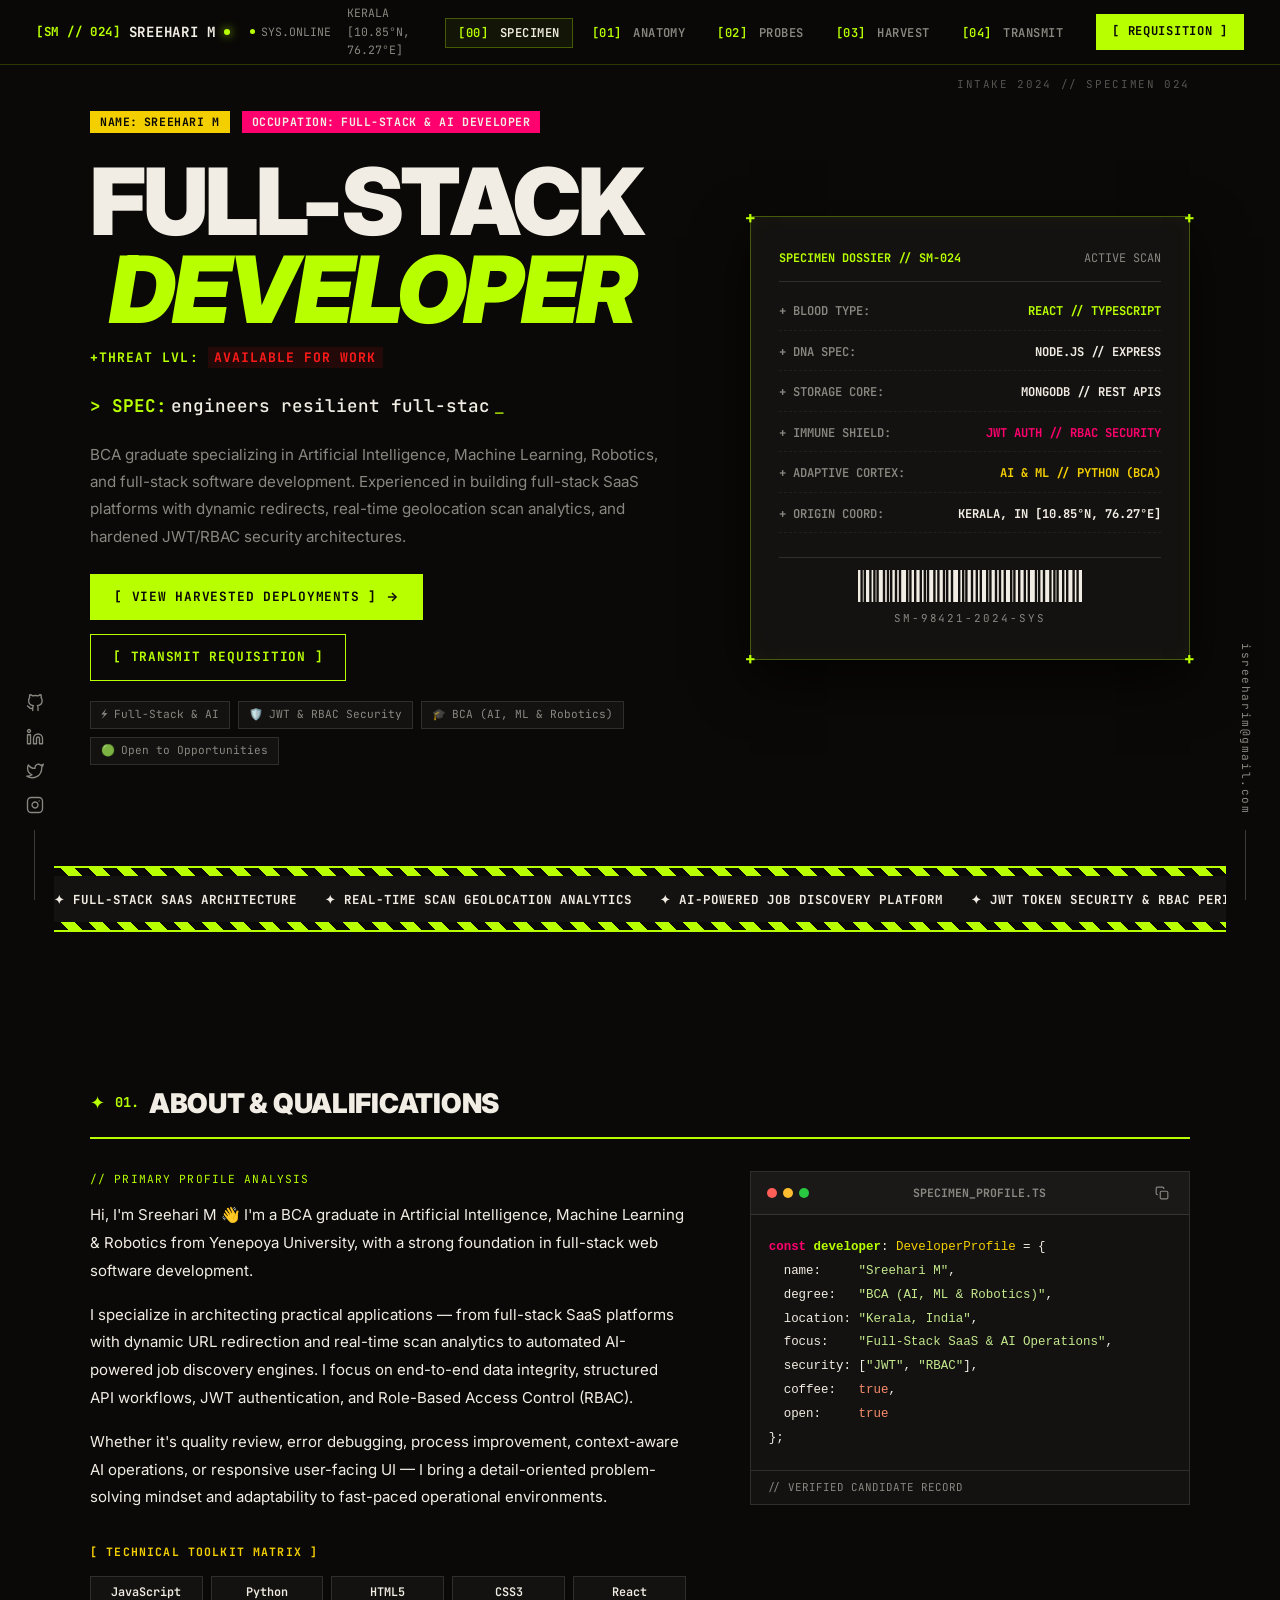
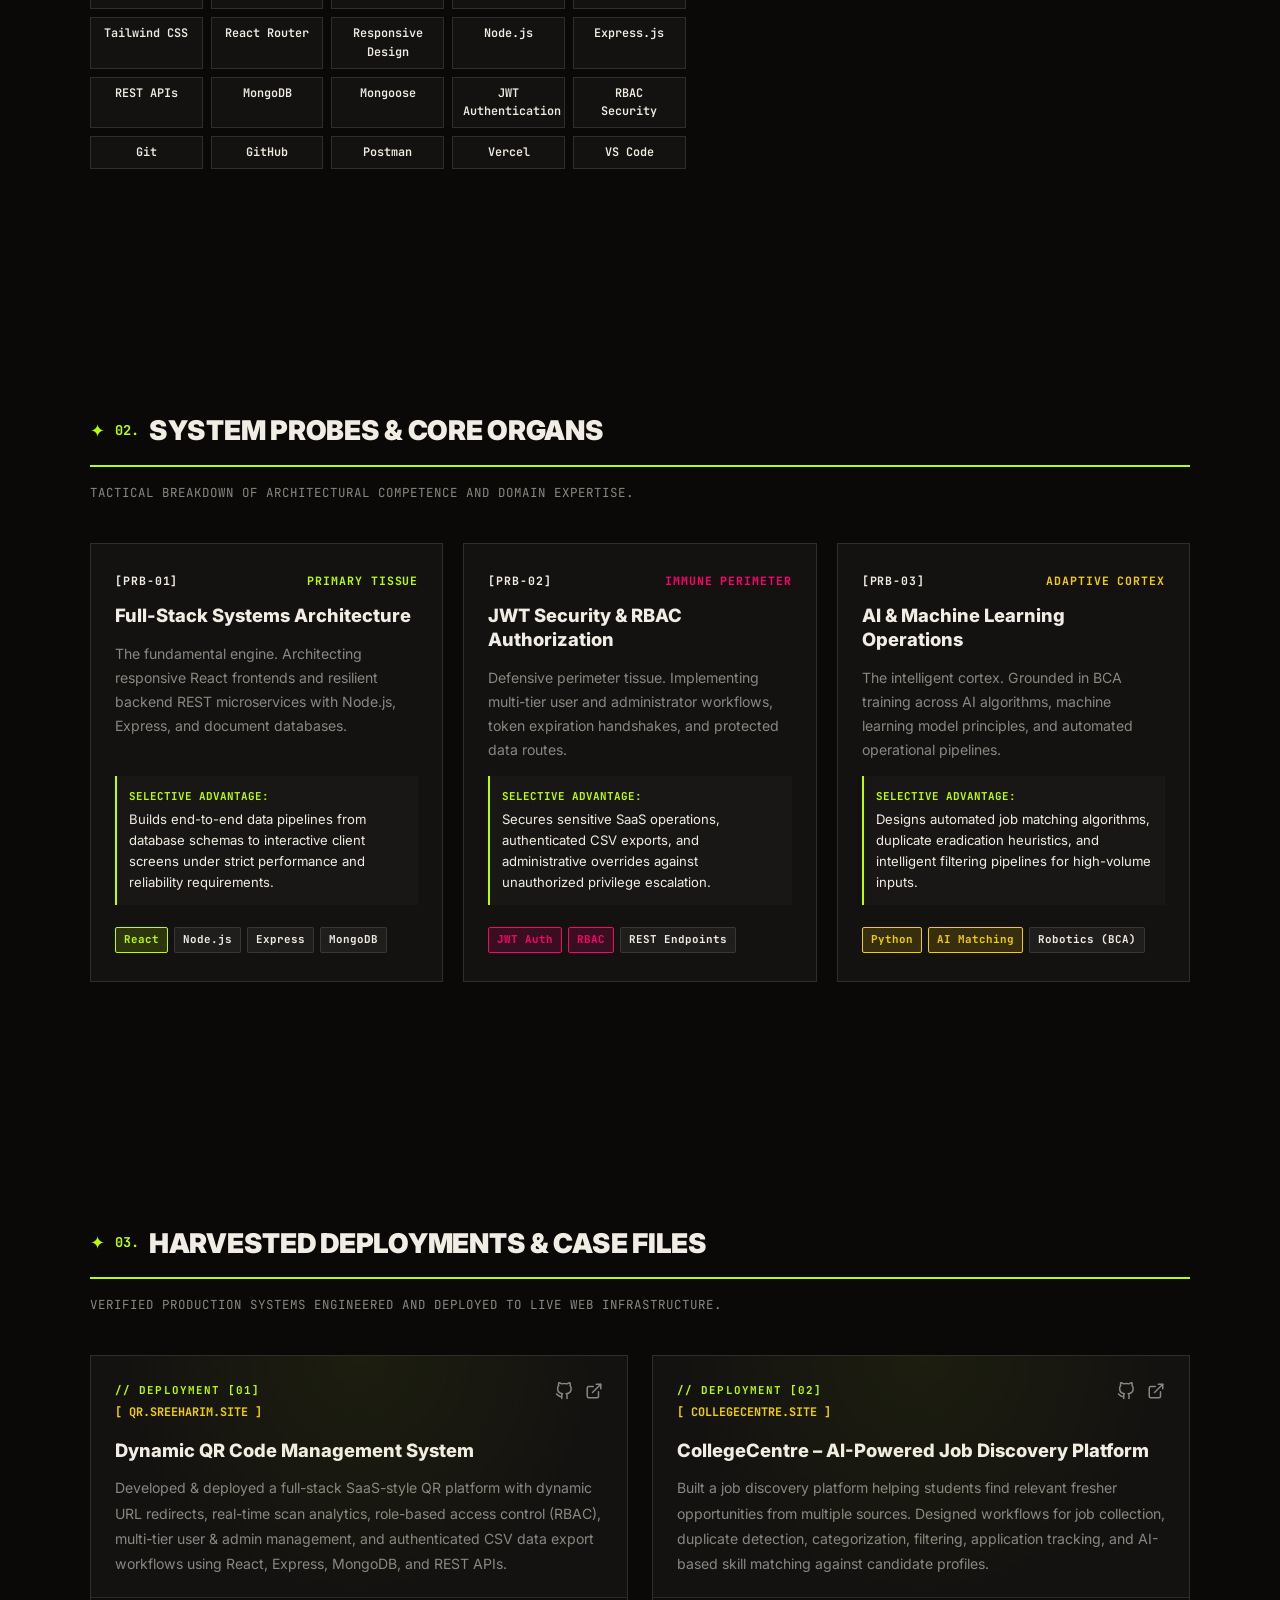
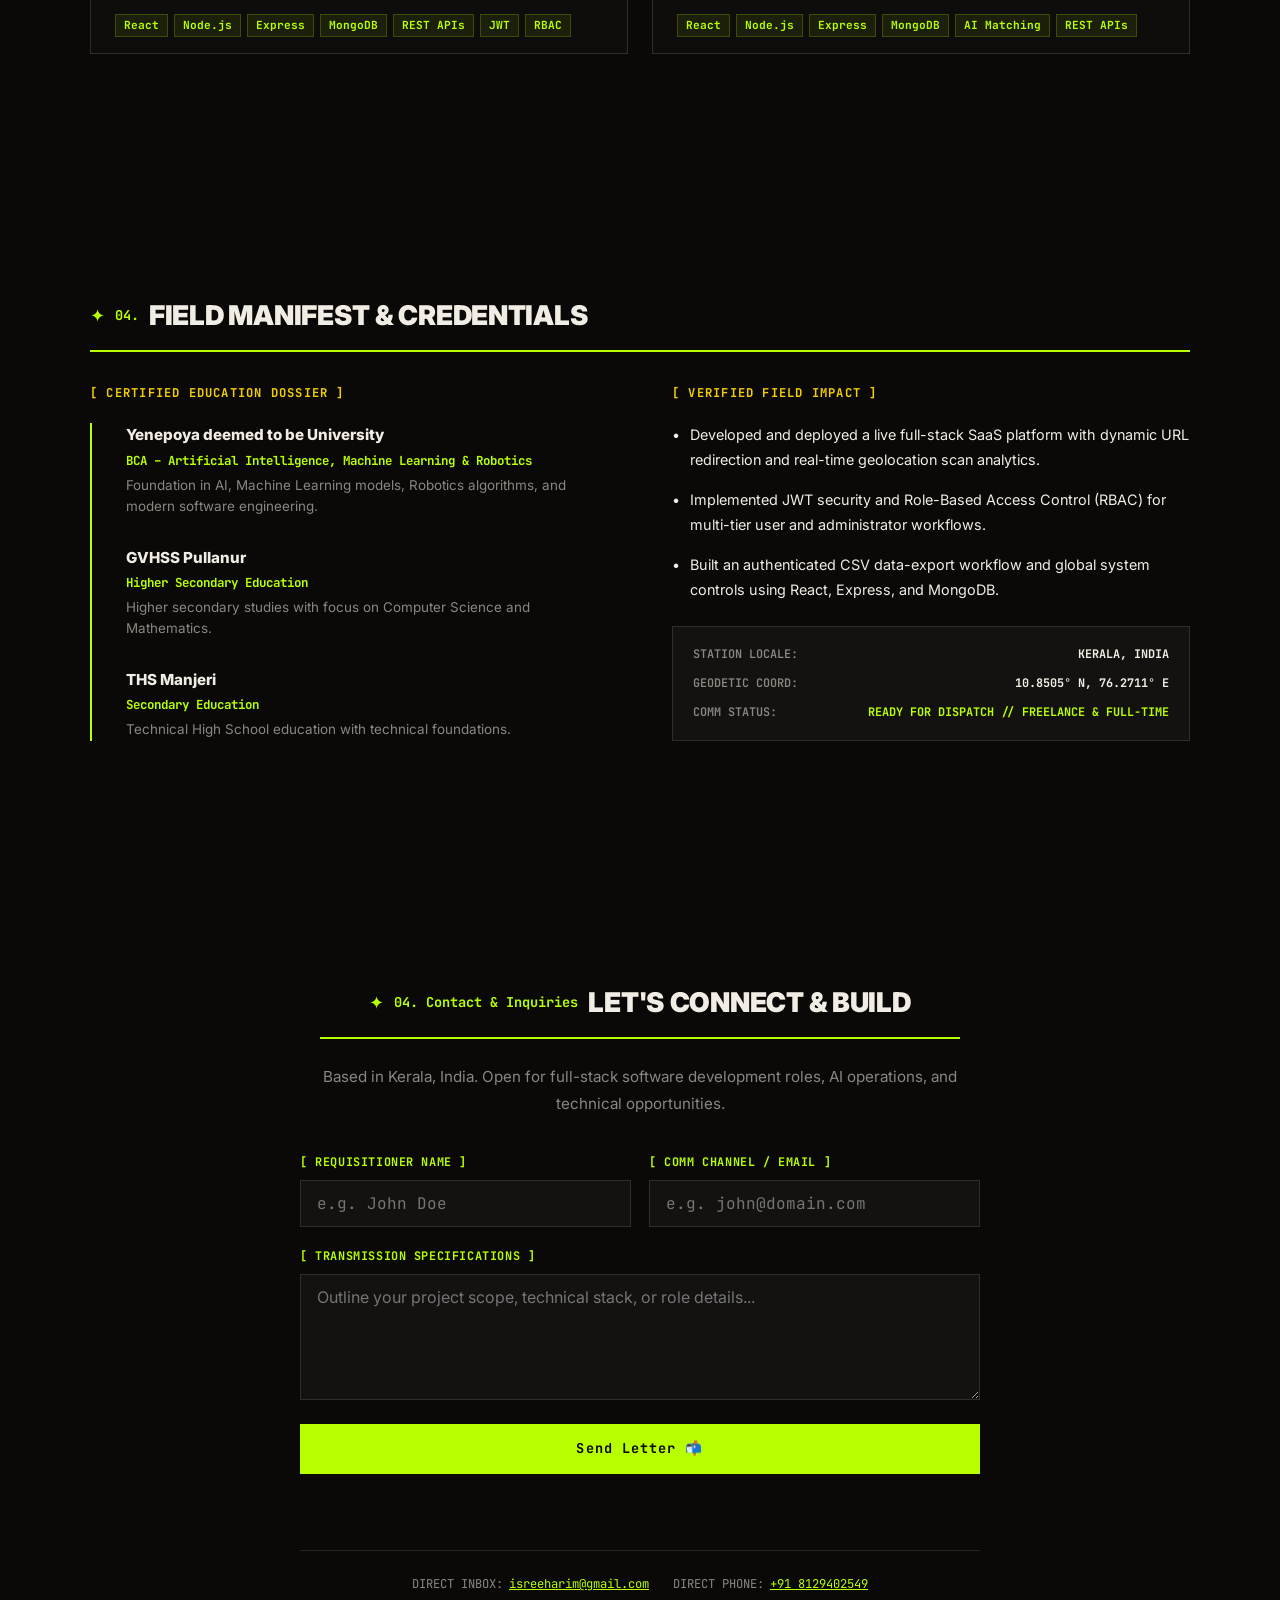
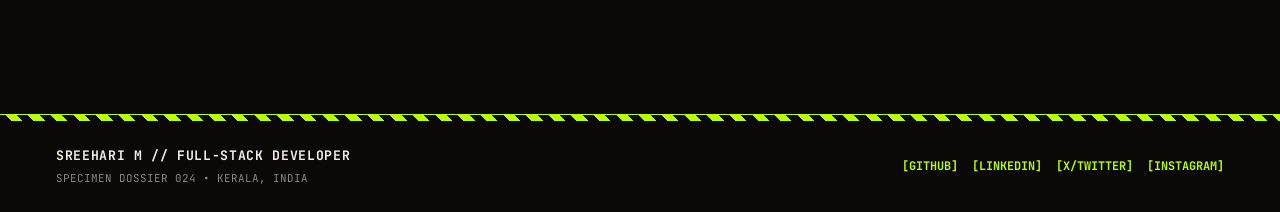
<file: index.html>
<!DOCTYPE html>
<html lang="en">
<head>
    <meta charset="UTF-8">
    <meta name="viewport" content="width=device-width, initial-scale=1.0">
    <meta name="description" id="meta-desc" content="Sreehari M — Full-Stack & AI Software Developer. Specimen dossier showcasing SaaS platforms, intelligent systems, and secured API workflows.">
    <title id="site-title">Sreehari M • Full-Stack Developer</title>

    <!-- Theme Color: Obsidian Void -->
    <meta name="theme-color" content="#0a0907">

    <!-- Design System Stylesheet -->
    <link rel="stylesheet" href="styles.css">

    <!-- Typography: Inter (Black & Bold Display) + JetBrains Mono (Technical Monospace) -->
    <link rel="preconnect" href="https://fonts.googleapis.com">
    <link rel="preconnect" href="https://fonts.gstatic.com" crossorigin>
    <link href="https://fonts.googleapis.com/css2?family=Inter:ital,wght@0,300;0,400;0,600;0,700;0,800;0,900;1,800;1,900&family=JetBrains+Mono:wght@400;500;600;700&display=swap" rel="stylesheet">

    <!-- State & Dynamic Data -->
    <script src="data.js"></script>
    <script src="script.js" defer></script>
</head>
<body class="specimen-body">

    <!-- ── SPECIMEN LOADER ──────────────────────────────────────── -->
    <div id="loader" class="page-loader" aria-hidden="true">
        <div class="loader-inner">
            <div class="loader-specimen-tag">[ SPECIMEN DOSSIER 024 ]</div>
            <div class="loader-label">
                <span>LOADING SPECIMEN </span>
                <span class="loader-monogram" id="loader-logo">SM-024</span>
                <span class="loader-caret">_</span>
            </div>
            <div class="loader-bar"><span class="loader-bar-fill"></span></div>
        </div>
    </div>

    <!-- ── TACTICAL HUD NAVIGATION ──────────────────────────────── -->
    <header class="hud-navbar" id="navbar">
        <div class="hud-inner">
            <a href="#hero" class="hud-brand" id="nav-logo" aria-label="Home">
                <span class="brand-specimen-id">[SM // 024]</span>
                <span class="brand-name">SREEHARI M</span>
                <span class="online-dot" title="Specimen Active"></span>
            </a>

            <!-- Technical coordinates & clock -->
            <div class="hud-telemetry-badge">
                <span class="telemetry-item"><span class="tele-dot"></span>SYS.ONLINE</span>
                <span class="telemetry-item">KERALA [10.85°N, 76.27°E]</span>
            </div>

            <nav class="hud-menu" aria-label="Navigation">
                <ul class="nav-links">
                    <li><a href="#hero" class="nav-link active"><span class="nav-bracket">[00]</span> SPECIMEN</a></li>
                    <li><a href="#about" class="nav-link"><span class="nav-bracket">[01]</span> ANATOMY</a></li>
                    <li><a href="#highlights" class="nav-link"><span class="nav-bracket">[02]</span> PROBES</a></li>
                    <li><a href="#projects" class="nav-link"><span class="nav-bracket">[03]</span> HARVEST</a></li>
                    <li><a href="#contact" class="nav-link"><span class="nav-bracket">[04]</span> TRANSMIT</a></li>
                </ul>
            </nav>

            <div class="hud-actions">
                <a href="#contact" class="hud-cta-btn">[ REQUISITION ]</a>
                <button class="hamburger" id="hamburger" aria-label="Toggle Menu" aria-expanded="false">
                    <span></span><span></span><span></span>
                </button>
            </div>
        </div>
    </header>

    <!-- ── MOBILE NAVIGATION DRAWER ──────────────────────────────── -->
    <div class="mobile-nav" id="mobile-nav" role="dialog" aria-label="Tactical Navigation Menu">
        <div class="mobile-nav-header">
            <span class="mobile-brand">[SM // 024] DOSSIER</span>
            <button class="mobile-nav-close" id="mobile-nav-close" aria-label="Close Menu">[×]</button>
        </div>
        <ul class="mobile-links-list">
            <li><a href="#hero" class="mobile-link"><span>[00]</span> SPECIMEN INTAKE</a></li>
            <li><a href="#about" class="mobile-link"><span>[01]</span> CORE ANATOMY</a></li>
            <li><a href="#highlights" class="mobile-link"><span>[02]</span> SYSTEM PROBES</a></li>
            <li><a href="#projects" class="mobile-link"><span>[03]</span> HARVESTED DEPLOYMENTS</a></li>
            <li><a href="#contact" class="mobile-link"><span>[04]</span> TRANSMIT REQUISITION</a></li>
        </ul>
        <div class="mobile-nav-footer">
            <div class="mobile-telemetry">STATUS: READY FOR WORK // CONTACT TRANSMITTER</div>
            <a href="mailto:isreeharim@gmail.com" class="mobile-email" id="mobile-email-link">isreeharim@gmail.com</a>
        </div>
    </div>
    <div class="mobile-overlay" id="mobile-overlay"></div>

    <!-- ── FIXED TACTICAL SIDEBARS ───────────────────────────────── -->
    <div class="fixed-side side-left" id="social-sidebar-left">
        <div class="side-icons-stack">
            <a href="https://github.com/isreeharim" target="_blank" rel="noopener noreferrer" aria-label="GitHub" id="social-github" class="side-icon-link" title="GitHub">
                <svg viewBox="0 0 24 24" fill="none" stroke="currentColor" stroke-width="1.8" stroke-linecap="round" stroke-linejoin="round"><path d="M9 19c-5 1.5-5-2.5-7-3m14 6v-3.87a3.37 3.37 0 0 0-.94-2.61c3.14-.35 6.44-1.54 6.44-7A5.44 5.44 0 0 0 20 4.77 5.07 5.07 0 0 0 19.91 1S18.73.65 16 2.48a13.38 13.38 0 0 0-7 0C6.27.65 5.09 1 5.09 1A5.07 5.07 0 0 0 5 4.77a5.44 5.44 0 0 0-1.5 3.78c0 5.42 3.3 6.61 6.44 7A3.37 3.37 0 0 0 9 18.13V22"/></svg>
            </a>
            <a href="https://www.linkedin.com/in/isreeharim/" target="_blank" rel="noopener noreferrer" aria-label="LinkedIn" id="social-linkedin" class="side-icon-link" title="LinkedIn">
                <svg viewBox="0 0 24 24" fill="none" stroke="currentColor" stroke-width="1.8" stroke-linecap="round" stroke-linejoin="round"><path d="M16 8a6 6 0 0 1 6 6v7h-4v-7a2 2 0 0 0-2-2 2 2 0 0 0-2 2v7h-4v-7a6 6 0 0 1 6-6z"/><rect x="2" y="9" width="4" height="12"/><circle cx="4" cy="4" r="2"/></svg>
            </a>
            <a href="https://x.com/iamsreehari_" target="_blank" rel="noopener noreferrer" aria-label="X / Twitter" id="social-twitter" class="side-icon-link" title="Twitter">
                <svg viewBox="0 0 24 24" fill="none" stroke="currentColor" stroke-width="1.8" stroke-linecap="round" stroke-linejoin="round"><path d="M23 3a10.9 10.9 0 0 1-3.14 1.53 4.48 4.48 0 0 0-7.86 3v1A10.66 10.66 0 0 1 3 4s-4 9 5 13a11.64 11.64 0 0 1-7 2c9 5 20 0 20-11.5a4.5 4.5 0 0 0-.08-.83A7.72 7.72 0 0 0 23 3z"/></svg>
            </a>
            <a href="https://www.instagram.com/iamsreehari_/" target="_blank" rel="noopener noreferrer" aria-label="Instagram" id="social-instagram" class="side-icon-link" title="Instagram">
                <svg viewBox="0 0 24 24" fill="none" stroke="currentColor" stroke-width="1.8" stroke-linecap="round" stroke-linejoin="round"><rect x="2" y="2" width="20" height="20" rx="5" ry="5"/><path d="M16 11.37A4 4 0 1 1 12.63 8 4 4 0 0 1 16 11.37z"/><line x1="17.5" y1="6.5" x2="17.51" y2="6.5"/></svg>
            </a>
        </div>
        <div class="side-line"></div>
    </div>

    <div class="fixed-side side-right" id="email-sidebar-right">
        <a href="mailto:isreeharim@gmail.com" class="side-email-text" id="sidebar-email-link">isreeharim@gmail.com</a>
        <div class="side-line"></div>
    </div>

    <!-- ── MAIN CONTENT DOSSIER ──────────────────────────────────── -->
    <main id="main-content" class="main-content">

        <!-- ═══════════════════════════════════════════════════════
             SECTION 00 · SPECIMEN INTAKE (HERO)
        ════════════════════════════════════════════════════════ -->
        <section id="hero" class="hero-section">
            <div class="intake-watermark" aria-hidden="true">INTAKE 2024 // SPECIMEN 024</div>

            <div class="hero-layout">

                <!-- Left: Specimen Details & Huge Typography -->
                <div class="hero-col-sx">

                    <!-- Mini Tag Badges -->
                    <div class="hero-textboxes fade-up">
                        <div class="tag-box tag-yellow" id="hero-status-note">
                            <span class="tag-label" id="hero-greeting">NAME:</span>
                            <span class="tag-value" id="hero-name">SREEHARI M</span>
                        </div>
                        <div class="tag-box tag-pink">
                            <span class="tag-label">OCCUPATION:</span>
                            <span class="tag-value">FULL-STACK &amp; AI DEVELOPER</span>
                        </div>
                    </div>

                    <!-- Massive Editorial Title (Bone White + Acid Green) -->
                    <div class="hero-title-wrapper fade-up">
                        <h1 class="hero-title">
                            <span class="hero-title-bone">FULL-STACK</span>
                            <span class="hero-title-acid">DEVELOPER</span>
                        </h1>
                        <p class="hero-threat-line">
                            +THREAT LVL: <span class="threat-value" id="hero-badge">AVAILABLE FOR WORK</span>
                        </p>
                    </div>

                    <!-- Typewriter readout -->
                    <div class="hero-typewriter fade-up">
                        <span class="typewriter-prompt">&gt; SPEC: </span>
                        <span class="typewriter-content" id="typed-text">engineers resilient full-stack systems.</span>
                        <span class="typewriter-cursor">_</span>
                    </div>

                    <!-- Bio Summary -->
                    <p class="hero-summary fade-up" id="hero-summary">
                        BCA graduate specializing in Artificial Intelligence, Machine Learning &amp; Robotics. Experienced in building full-stack SaaS platforms with dynamic redirects, real-time geolocation scan analytics, and hardened JWT/RBAC security architectures.
                    </p>

                    <!-- Technical Action Buttons -->
                    <div class="hero-actions fade-up">
                        <a href="#projects" class="btn-acid" id="hero-projects-btn">
                            <span>[ VIEW HARVESTED DEPLOYMENTS ]</span>
                            <svg width="14" height="14" viewBox="0 0 24 24" fill="none" stroke="currentColor" stroke-width="2.5"><line x1="5" y1="12" x2="19" y2="12"/><polyline points="12 5 19 12 12 19"/></svg>
                        </a>
                        <a href="#contact" class="btn-hollow" id="hero-contact-btn">
                            <span>[ TRANSMIT REQUISITION ]</span>
                        </a>
                    </div>

                    <!-- Telemetry Pills (Dynamic CRUD container) -->
                    <div class="hero-metrics fade-up" id="hero-metrics">
                        <div class="metric-pill"><span class="metric-icon">⚡</span><span class="metric-label">Full-Stack &amp; AI</span></div>
                        <div class="metric-pill"><span class="metric-icon">🛡️</span><span class="metric-label">JWT &amp; RBAC</span></div>
                        <div class="metric-pill"><span class="metric-icon">🎓</span><span class="metric-label">BCA AI &amp; Robotics</span></div>
                        <div class="metric-pill"><span class="metric-icon">🟢</span><span class="metric-label">Open for Roles</span></div>
                    </div>
                </div>

                <!-- Right: Specimen Dossier Frame Box -->
                <div class="hero-col-dx fade-up">
                    <div class="specimen-frame-box">
                        <!-- Technical Crosshairs in corners -->
                        <span class="corner-cross top-left">+</span>
                        <span class="corner-cross top-right">+</span>
                        <span class="corner-cross bottom-left">+</span>
                        <span class="corner-cross bottom-right">+</span>

                        <div class="frame-header">
                            <span class="frame-tag">SPECIMEN DOSSIER // SM-024</span>
                            <span class="frame-status">ACTIVE SCAN</span>
                        </div>

                        <div class="specimen-matrix-grid">
                            <div class="matrix-row">
                                <span class="matrix-label">+ BLOOD TYPE:</span>
                                <span class="matrix-value text-acid">REACT // TYPESCRIPT</span>
                            </div>
                            <div class="matrix-row">
                                <span class="matrix-label">+ DNA SPEC:</span>
                                <span class="matrix-value">NODE.JS // EXPRESS</span>
                            </div>
                            <div class="matrix-row">
                                <span class="matrix-label">+ STORAGE CORE:</span>
                                <span class="matrix-value">MONGODB // REST APIS</span>
                            </div>
                            <div class="matrix-row">
                                <span class="matrix-label">+ IMMUNE SHIELD:</span>
                                <span class="matrix-value text-pink">JWT AUTH // RBAC SECURITY</span>
                            </div>
                            <div class="matrix-row">
                                <span class="matrix-label">+ ADAPTIVE CORTEX:</span>
                                <span class="matrix-value text-yellow">AI &amp; ML // PYTHON (BCA)</span>
                            </div>
                            <div class="matrix-row">
                                <span class="matrix-label">+ ORIGIN COORD:</span>
                                <span class="matrix-value">KERALA, IN [10.85°N, 76.27°E]</span>
                            </div>
                        </div>

                        <!-- Barcode Telemetry Graphic -->
                        <div class="barcode-wrap">
                            <svg class="barcode-svg" viewBox="0 0 280 40" fill="currentColor">
                                <rect x="0" y="0" width="3" height="40"/>
                                <rect x="6" y="0" width="1" height="40"/>
                                <rect x="10" y="0" width="4" height="40"/>
                                <rect x="17" y="0" width="2" height="40"/>
                                <rect x="22" y="0" width="1" height="40"/>
                                <rect x="26" y="0" width="5" height="40"/>
                                <rect x="34" y="0" width="2" height="40"/>
                                <rect x="39" y="0" width="1" height="40"/>
                                <rect x="43" y="0" width="3" height="40"/>
                                <rect x="49" y="0" width="2" height="40"/>
                                <rect x="54" y="0" width="6" height="40"/>
                                <rect x="63" y="0" width="1" height="40"/>
                                <rect x="67" y="0" width="3" height="40"/>
                                <rect x="73" y="0" width="4" height="40"/>
                                <rect x="80" y="0" width="2" height="40"/>
                                <rect x="85" y="0" width="1" height="40"/>
                                <rect x="89" y="0" width="5" height="40"/>
                                <rect x="97" y="0" width="2" height="40"/>
                                <rect x="102" y="0" width="4" height="40"/>
                                <rect x="109" y="0" width="1" height="40"/>
                                <rect x="113" y="0" width="3" height="40"/>
                                <rect x="119" y="0" width="6" height="40"/>
                                <rect x="128" y="0" width="2" height="40"/>
                                <rect x="133" y="0" width="1" height="40"/>
                                <rect x="137" y="0" width="4" height="40"/>
                                <rect x="144" y="0" width="3" height="40"/>
                                <rect x="150" y="0" width="2" height="40"/>
                                <rect x="155" y="0" width="5" height="40"/>
                                <rect x="163" y="0" width="1" height="40"/>
                                <rect x="167" y="0" width="4" height="40"/>
                                <rect x="174" y="0" width="2" height="40"/>
                                <rect x="179" y="0" width="3" height="40"/>
                                <rect x="185" y="0" width="5" height="40"/>
                                <rect x="193" y="0" width="1" height="40"/>
                                <rect x="197" y="0" width="3" height="40"/>
                                <rect x="203" y="0" width="4" height="40"/>
                                <rect x="210" y="0" width="2" height="40"/>
                                <rect x="215" y="0" width="6" height="40"/>
                                <rect x="224" y="0" width="1" height="40"/>
                                <rect x="228" y="0" width="3" height="40"/>
                                <rect x="234" y="0" width="5" height="40"/>
                                <rect x="242" y="0" width="2" height="40"/>
                                <rect x="247" y="0" width="1" height="40"/>
                                <rect x="251" y="0" width="4" height="40"/>
                                <rect x="258" y="0" width="2" height="40"/>
                                <rect x="263" y="0" width="5" height="40"/>
                                <rect x="271" y="0" width="2" height="40"/>
                                <rect x="276" y="0" width="4" height="40"/>
                            </svg>
                            <span class="barcode-serial">SM-98421-2024-SYS</span>
                        </div>
                    </div>
                </div>

            </div>
        </section>

        <!-- ═══════════════════════════════════════════════════════
             HAZARD STRIPED TICKER TAPE (SILVIA MALAVASI SIGNATURE)
        ════════════════════════════════════════════════════════ -->
        <div class="hazard-ticker-wrap">
            <div class="hazard-stripes-band"></div>
            <div class="ticker-content-track">
                <div class="ticker-inner">
                    <span class="ticker-item">✦ FULL-STACK SAAS ARCHITECTURE</span>
                    <span class="ticker-item">✦ REAL-TIME SCAN GEOLOCATION ANALYTICS</span>
                    <span class="ticker-item">✦ AI-POWERED JOB DISCOVERY PLATFORM</span>
                    <span class="ticker-item">✦ JWT TOKEN SECURITY &amp; RBAC PERIMETER</span>
                    <span class="ticker-item">✦ REACT &amp; NODE.JS REST ENGINES</span>
                    <span class="ticker-item">✦ MONGODB CLUSTERS</span>
                    <span class="ticker-item">✦ AUTHENTICATED CSV EXPORTS</span>
                    <span class="ticker-item">✦ BCA AI, ML &amp; ROBOTICS</span>
                    <!-- duplicate for seamless loop -->
                    <span class="ticker-item">✦ FULL-STACK SAAS ARCHITECTURE</span>
                    <span class="ticker-item">✦ REAL-TIME SCAN GEOLOCATION ANALYTICS</span>
                    <span class="ticker-item">✦ AI-POWERED JOB DISCOVERY PLATFORM</span>
                    <span class="ticker-item">✦ JWT TOKEN SECURITY &amp; RBAC PERIMETER</span>
                    <span class="ticker-item">✦ REACT &amp; NODE.JS REST ENGINES</span>
                    <span class="ticker-item">✦ MONGODB CLUSTERS</span>
                    <span class="ticker-item">✦ AUTHENTICATED CSV EXPORTS</span>
                    <span class="ticker-item">✦ BCA AI, ML &amp; ROBOTICS</span>
                </div>
            </div>
            <div class="hazard-stripes-band"></div>
        </div>

        <!-- ═══════════════════════════════════════════════════════
             SECTION 01 · CORE ANATOMY & TOOLKIT (ABOUT)
        ════════════════════════════════════════════════════════ -->
        <section id="about" class="dossier-section reveal-on-scroll">
            <div class="subject-header">
                <span class="subject-star">✦</span>
                <span class="subject-num">01.</span>
                <h2 class="subject-title"><span id="about-title-text">SPECIMEN ANATOMY &amp; QUALIFICATIONS</span></h2>
            </div>

            <div class="anatomy-grid">
                <!-- Bio Narratives -->
                <div class="anatomy-bio-col">
                    <div class="bio-watermark">// PRIMARY PROFILE ANALYSIS</div>
                    <div class="bio-text" id="about-paragraphs">
                        <p>Hi, I'm Sreehari M. I'm a BCA graduate in Artificial Intelligence, Machine Learning &amp; Robotics from Yenepoya University, specializing in full-stack web software development.</p>
                        <p>I build practical applications — from full-stack SaaS platforms with dynamic URL redirection and real-time analytics to automated AI-powered job discovery engines with JWT authentication and Role-Based Access Control (RBAC).</p>
                        <p>I focus on end-to-end data integrity, structured API workflows, quality debugging, and delivering secured, user-facing systems that run cleanly in fast-paced operational environments.</p>
                    </div>

                    <!-- Technical Toolkit Grid -->
                    <div class="skills-specimen-block">
                        <div class="block-tag">[ TECHNICAL TOOLKIT MATRIX ]</div>
                        <ul class="skills-grid" id="skills-list">
                            <li>JavaScript</li><li>Python</li><li>React</li>
                            <li>Tailwind CSS</li><li>Node.js</li><li>Express.js</li>
                            <li>REST APIs</li><li>MongoDB</li><li>Mongoose</li>
                            <li>JWT Auth</li><li>RBAC Security</li><li>Git &amp; GitHub</li>
                            <li>Postman</li><li>Vercel</li><li>VS Code</li>
                        </ul>
                    </div>
                </div>

                <!-- Code Card Terminal Dossier -->
                <div class="anatomy-card-col">
                    <div class="terminal-dossier" id="code-card">
                        <div class="dossier-topbar">
                            <span class="dossier-dots">
                                <span class="dossier-dot dot-red"></span>
                                <span class="dossier-dot dot-yellow"></span>
                                <span class="dossier-dot dot-green"></span>
                            </span>
                            <span class="dossier-filename">SPECIMEN_PROFILE.TS</span>
                            <button class="terminal-copy-btn" id="copy-code-btn" title="Copy snippet" aria-label="Copy Code">
                                <svg width="14" height="14" viewBox="0 0 24 24" fill="none" stroke="currentColor" stroke-width="2"><rect x="9" y="9" width="13" height="13" rx="2"/><path d="M5 15H4a2 2 0 0 1-2-2V4a2 2 0 0 1 2-2h9a2 2 0 0 1 2 2v1"/></svg>
                                <span class="copy-tooltip">COPIED!</span>
                            </button>
                        </div>
                        <div class="dossier-code-body">
                            <pre><code id="code-card-content"><span class="t-kw">const</span> <span class="t-fn">specimen</span>: <span class="t-type">DeveloperProfile</span> = {
  name:     <span class="t-str">"Sreehari M"</span>,
  degree:   <span class="t-str">"BCA (AI, ML &amp; Robotics)"</span>,
  location: <span class="t-str">"Kerala, India"</span>,
  focus:    <span class="t-str">"Full-Stack SaaS &amp; AI Operations"</span>,
  security: [<span class="t-str">"JWT"</span>, <span class="t-str">"RBAC"</span>],
  coffee:   <span class="t-bool">true</span>,
  open:     <span class="t-bool">true</span>
};</code></pre>
                        </div>
                        <div class="dossier-footer">
                            <span class="dossier-stamp">// VERIFIED CANDIDATE RECORD</span>
                        </div>
                    </div>
                </div>
            </div>
        </section>

        <!-- ═══════════════════════════════════════════════════════
             SECTION 02 · SYSTEM PROBES & ARCHITECTURAL NODES
        ════════════════════════════════════════════════════════ -->
        <section id="highlights" class="dossier-section reveal-on-scroll">
            <div class="subject-header">
                <span class="subject-star">✦</span>
                <span class="subject-num">02.</span>
                <h2 class="subject-title">SYSTEM PROBES &amp; CORE ORGANS</h2>
            </div>
            <p class="section-subtitle">Tactical breakdown of architectural competence and domain expertise.</p>

            <div class="probes-grid">
                <!-- Probe Node 1 -->
                <div class="probe-card featured-probe">
                    <div class="probe-header">
                        <span class="probe-id">[PRB-01]</span>
                        <span class="probe-tissue text-acid">PRIMARY TISSUE</span>
                    </div>
                    <h3 class="probe-title">Full-Stack Systems Architecture</h3>
                    <p class="probe-finding">
                        The fundamental engine. Architecting responsive React frontends and resilient backend REST microservices with Node.js, Express, and document databases.
                    </p>
                    <div class="probe-advantage">
                        <span class="advantage-label">SELECTIVE ADVANTAGE:</span>
                        <span>Builds end-to-end data pipelines from database schemas to interactive client screens under strict performance and reliability requirements.</span>
                    </div>
                    <div class="probe-chips">
                        <span class="chip-acid">React</span>
                        <span class="chip-bone">Node.js</span>
                        <span class="chip-bone">Express</span>
                        <span class="chip-bone">MongoDB</span>
                    </div>
                </div>

                <!-- Probe Node 2 -->
                <div class="probe-card">
                    <div class="probe-header">
                        <span class="probe-id">[PRB-02]</span>
                        <span class="probe-tissue text-pink">IMMUNE PERIMETER</span>
                    </div>
                    <h3 class="probe-title">JWT Security &amp; RBAC Authorization</h3>
                    <p class="probe-finding">
                        Defensive perimeter tissue. Implementing multi-tier user and administrator workflows, token expiration handshakes, and protected data routes.
                    </p>
                    <div class="probe-advantage">
                        <span class="advantage-label">SELECTIVE ADVANTAGE:</span>
                        <span>Secures sensitive SaaS operations, authenticated CSV exports, and administrative overrides against unauthorized privilege escalation.</span>
                    </div>
                    <div class="probe-chips">
                        <span class="chip-pink">JWT Auth</span>
                        <span class="chip-pink">RBAC</span>
                        <span class="chip-bone">REST Endpoints</span>
                    </div>
                </div>

                <!-- Probe Node 3 -->
                <div class="probe-card">
                    <div class="probe-header">
                        <span class="probe-id">[PRB-03]</span>
                        <span class="probe-tissue text-yellow">ADAPTIVE CORTEX</span>
                    </div>
                    <h3 class="probe-title">AI &amp; Machine Learning Operations</h3>
                    <p class="probe-finding">
                        The intelligent cortex. Grounded in BCA training across AI algorithms, machine learning model principles, and automated operational pipelines.
                    </p>
                    <div class="probe-advantage">
                        <span class="advantage-label">SELECTIVE ADVANTAGE:</span>
                        <span>Designs automated job matching algorithms, duplicate eradication heuristics, and intelligent filtering pipelines for high-volume inputs.</span>
                    </div>
                    <div class="probe-chips">
                        <span class="chip-yellow">Python</span>
                        <span class="chip-yellow">AI Matching</span>
                        <span class="chip-bone">Robotics (BCA)</span>
                    </div>
                </div>
            </div>
        </section>

        <!-- ═══════════════════════════════════════════════════════
             SECTION 03 · HARVESTED DEPLOYMENTS (PROJECTS)
        ════════════════════════════════════════════════════════ -->
        <section id="projects" class="dossier-section reveal-on-scroll">
            <div class="subject-header">
                <span class="subject-star">✦</span>
                <span class="subject-num">03.</span>
                <h2 class="subject-title">HARVESTED DEPLOYMENTS &amp; CASE FILES</h2>
            </div>
            <p class="section-subtitle">Verified production systems engineered and deployed to live web infrastructure.</p>

            <div class="project-grid" id="project-grid">
                <!-- Dynamically hydrated from data.js -->
            </div>
        </section>

        <!-- ═══════════════════════════════════════════════════════
             SECTION 04 · SPECIMEN MANIFEST (EDUCATION & IMPACT)
        ════════════════════════════════════════════════════════ -->
        <section id="manifest" class="dossier-section reveal-on-scroll">
            <div class="subject-header">
                <span class="subject-star">✦</span>
                <span class="subject-num">04.</span>
                <h2 class="subject-title">FIELD MANIFEST &amp; CREDENTIALS</h2>
            </div>

            <div class="manifest-grid">
                <!-- Education Timeline -->
                <div class="manifest-col">
                    <div class="manifest-col-title">[ CERTIFIED EDUCATION DOSSIER ]</div>
                    <div class="education-list" id="education-list">
                        <div class="education-item">
                            <div class="edu-node"></div>
                            <div class="edu-content">
                                <div class="edu-institution">Yenepoya deemed to be University</div>
                                <div class="edu-degree">BCA – Artificial Intelligence, Machine Learning &amp; Robotics</div>
                                <div class="edu-detail">Comprehensive foundation in AI algorithms, ML pipelines, Robotics systems, and full-stack software development.</div>
                            </div>
                        </div>
                        <div class="education-item">
                            <div class="edu-node"></div>
                            <div class="edu-content">
                                <div class="edu-institution">GVHSS Pullanur</div>
                                <div class="edu-degree">Higher Secondary Education</div>
                                <div class="edu-detail">Higher secondary curriculum with specialization in Computer Science &amp; Mathematics.</div>
                            </div>
                        </div>
                        <div class="education-item">
                            <div class="edu-node"></div>
                            <div class="edu-content">
                                <div class="edu-institution">THS Manjeri</div>
                                <div class="edu-degree">Secondary Education</div>
                                <div class="edu-detail">Technical High School foundations with engineering fundamentals.</div>
                            </div>
                        </div>
                    </div>
                </div>

                <!-- Field Impact & Achievements -->
                <div class="manifest-col">
                    <div class="manifest-col-title">[ VERIFIED FIELD IMPACT ]</div>
                    <ul class="achievements-list" id="achievements-list">
                        <li class="achievement-item">
                            <span class="ach-bullet">[+]</span>
                            <span>Developed and deployed a live full-stack SaaS platform with dynamic URL redirection and real-time geolocation scan analytics.</span>
                        </li>
                        <li class="achievement-item">
                            <span class="ach-bullet">[+]</span>
                            <span>Implemented JWT security and Role-Based Access Control (RBAC) for multi-tier user and administrator workflows.</span>
                        </li>
                        <li class="achievement-item">
                            <span class="ach-bullet">[+]</span>
                            <span>Built an authenticated CSV data-export workflow and global system controls using React, Express, and MongoDB.</span>
                        </li>
                    </ul>

                    <!-- Telemetry coordinates card -->
                    <div class="locale-dossier-card">
                        <div class="locale-row">
                            <span class="locale-key">STATION LOCALE:</span>
                            <span class="locale-val">KERALA, INDIA</span>
                        </div>
                        <div class="locale-row">
                            <span class="locale-key">GEODETIC COORD:</span>
                            <span class="locale-val">10.8505° N, 76.2711° E</span>
                        </div>
                        <div class="locale-row">
                            <span class="locale-key">COMM STATUS:</span>
                            <span class="locale-val text-acid">READY FOR DISPATCH // FREELANCE &amp; FULL-TIME</span>
                        </div>
                    </div>
                </div>
            </div>
        </section>

        <!-- ═══════════════════════════════════════════════════════
             SECTION 05 · REQUISITION TERMINAL (CONTACT)
        ════════════════════════════════════════════════════════ -->
        <section id="contact" class="dossier-section reveal-on-scroll contact-section">
            <div class="contact-box">
                <div class="subject-header centered">
                    <span class="subject-star">✦</span>
                    <span class="subject-num" id="contact-overline">05.</span>
                    <h2 class="subject-title" id="contact-heading">AUTHORIZE REQUISITION</h2>
                </div>
                <p class="contact-desc" id="contact-desc">
                    Direct transmission channel to Sreehari M. Transmit your project specifications, role openings, or software inquiries.
                </p>

                <form id="contact-form" class="tactical-form">
                    <div class="form-row">
                        <div class="form-group">
                            <label for="contact-name">[ REQUISITIONER NAME ]</label>
                            <input type="text" id="contact-name" name="name" required placeholder="e.g. John Doe">
                        </div>
                        <div class="form-group">
                            <label for="contact-email">[ COMM CHANNEL / EMAIL ]</label>
                            <input type="email" id="contact-email" name="email" required placeholder="e.g. john@domain.com">
                        </div>
                    </div>
                    <div class="form-group">
                        <label for="contact-message">[ TRANSMISSION SPECIFICATIONS ]</label>
                        <textarea id="contact-message" name="message" required rows="5" placeholder="Outline your project scope, technical stack, or role details..."></textarea>
                    </div>

                    <button type="submit" class="btn-transmit" id="submit-btn">
                        <span id="submit-btn-text">[ TRANSMIT SIGNAL // SEND MESSAGE ↵ ]</span>
                    </button>

                    <div id="form-status" class="form-status" role="alert"></div>
                </form>

                <div class="direct-comms-readout">
                    <div class="direct-item">
                        <span class="direct-label">DIRECT INBOX:</span>
                        <a href="mailto:isreeharim@gmail.com" class="direct-link">isreeharim@gmail.com</a>
                    </div>
                    <div class="direct-item">
                        <span class="direct-label">DIRECT PHONE:</span>
                        <a href="tel:+918129402549" class="direct-link">+91 8129402549</a>
                    </div>
                </div>
            </div>
        </section>

    </main>

    <!-- ── TACTICAL FOOTER ───────────────────────────────────────── -->
    <footer class="hud-footer">
        <div class="footer-hazard-bar"></div>
        <div class="footer-inner">
            <div class="footer-col-left">
                <span class="footer-brand" id="footer-text">SREEHARI M // FULL-STACK DEVELOPER</span>
                <span class="footer-sub" id="footer-subtext">SPECIMEN DOSSIER 024 • KERALA, INDIA</span>
            </div>

            <div class="footer-col-right">
                <a href="https://github.com/isreeharim" target="_blank" rel="noopener noreferrer">[GITHUB]</a>
                <a href="https://www.linkedin.com/in/isreeharim/" target="_blank" rel="noopener noreferrer">[LINKEDIN]</a>
                <a href="https://x.com/iamsreehari_" target="_blank" rel="noopener noreferrer">[X/TWITTER]</a>
                <a href="https://www.instagram.com/iamsreehari_/" target="_blank" rel="noopener noreferrer">[INSTAGRAM]</a>
            </div>
        </div>
    </footer>

</body>
</html>
</file>
<file: styles.css>
/* ============================================================
   SREEHARI M — SPECIMEN DOSSIER [SM-024]
   Reference: silviamalavasi.com (Creative Developer Aesthetic)
   Palette: Void Black • Acid Green • Bone White • Neon Pink • Hazard Yellow
   Typography: Inter 900/Black + JetBrains Mono
============================================================ */

/* ── DESIGN TOKENS ──────────────────────────────────────────── */
:root {
  /* Core Reference Colors */
  --black:            #0a0907;
  --white:            #f2ede4;
  --green:            #b8ff00; /* Acid chartreuse */
  --pink:             #ff006e; /* Neon pink */
  --yellow:           #f3cf00; /* Hazard caution */
  --red:              #ff1a1a; /* Threat alert */
  --grey:             #888780; /* Telemetry muted */
  --dark-grey:        #141210; /* Card surface */
  --card-border:      rgba(242, 237, 228, 0.12);
  --acid-glow:        rgba(184, 255, 0, 0.15);

  /* Semantic Aliases */
  --bg-primary:       var(--black);
  --bg-card:          var(--dark-grey);
  --text-primary:     var(--white);
  --text-secondary:   var(--grey);
  --text-acid:        var(--green);
  --text-pink:        var(--pink);
  --text-yellow:      var(--yellow);

  /* Typography */
  --font-sans:        'Inter', -apple-system, BlinkMacSystemFont, sans-serif;
  --font-mono:        'JetBrains Mono', 'Fira Code', monospace;

  /* Layout Spacing */
  --max-width:        1240px;
  --padding-1:        clamp(16px, 3vw, 36px);
  --padding-2:        calc(var(--padding-1) * 2);
  --sidebar-w:        54px;
  --easing:           cubic-bezier(0, 0, 0.22, 1);

  /* Z-index */
  --z-loader:         1000;
  --z-nav:            100;
  --z-mobile-nav:     200;
  --z-sidebar:        80;
}

/* ── RESET & BASE ────────────────────────────────────────────── */
*, *::before, *::after {
  box-sizing: border-box;
  margin: 0;
  padding: 0;
  -webkit-tap-highlight-color: transparent;
}

html {
  scroll-behavior: smooth;
  scroll-padding-top: 80px;
  -webkit-text-size-adjust: 100%;
  background-color: var(--black);
}

body.specimen-body {
  font-family: var(--font-sans);
  background-color: var(--black);
  color: var(--white);
  line-height: 1.6;
  overflow-x: hidden;
  -webkit-font-smoothing: antialiased;
  -moz-osx-font-smoothing: grayscale;
}

a { color: inherit; text-decoration: none; }
ul { list-style: none; }
img, svg { display: block; }
button { cursor: pointer; border: none; background: none; font: inherit; }

/* ── GLOBAL UTILITY CLASSES ──────────────────────────────────── */
.hidden { display: none !important; }
.text-acid { color: var(--green) !important; }
.text-pink { color: var(--pink) !important; }
.text-yellow { color: var(--yellow) !important; }

/* ── SPECIMEN PAGE LOADER ────────────────────────────────────── */
.page-loader {
  position: fixed;
  inset: 0;
  z-index: var(--z-loader);
  background: var(--black);
  display: flex;
  align-items: center;
  justify-content: center;
  transition: opacity 0.25s var(--easing), visibility 0.25s;
}
.page-loader.hidden {
  opacity: 0;
  visibility: hidden;
  pointer-events: none;
}

.loader-inner {
  text-align: center;
  font-family: var(--font-mono);
}
.loader-specimen-tag {
  font-size: 0.72rem;
  color: var(--grey);
  letter-spacing: 0.15em;
  margin-bottom: 12px;
}
.loader-label {
  font-size: clamp(1.2rem, 3.5vw, 1.8rem);
  font-weight: 700;
  color: var(--white);
  letter-spacing: 0.05em;
  margin-bottom: 20px;
}
.loader-monogram {
  color: var(--green);
}
.loader-caret {
  color: var(--green);
  animation: blink 0.8s step-end infinite;
}
.loader-bar {
  width: 220px;
  height: 3px;
  background: rgba(255, 255, 255, 0.1);
  margin: 0 auto;
  overflow: hidden;
}
.loader-bar-fill {
  display: block;
  height: 100%;
  width: 0%;
  background: var(--green);
  animation: bar-fill 0.25s var(--easing) forwards;
}

@keyframes bar-fill { to { width: 100%; } }
@keyframes blink { 0%, 100% { opacity: 1; } 50% { opacity: 0; } }

/* ── TACTICAL HUD NAVIGATION ─────────────────────────────────── */
.hud-navbar {
  position: fixed;
  top: 0; left: 0; right: 0;
  z-index: var(--z-nav);
  background: rgba(10, 9, 7, 0.92);
  backdrop-filter: blur(16px);
  -webkit-backdrop-filter: blur(16px);
  border-bottom: 1px solid rgba(184, 255, 0, 0.2);
  padding: 0 var(--padding-1);
  transition: border-color 0.3s, background 0.3s;
}
.hud-navbar.scrolled {
  border-bottom-color: var(--green);
  box-shadow: 0 4px 30px rgba(0, 0, 0, 0.8);
}

.hud-inner {
  max-width: var(--max-width);
  margin: 0 auto;
  height: 64px;
  display: flex;
  align-items: center;
  justify-content: space-between;
  gap: 20px;
}

.hud-brand {
  display: flex;
  align-items: center;
  gap: 8px;
  font-family: var(--font-mono);
  font-size: 0.88rem;
  font-weight: 700;
  color: var(--white);
  white-space: nowrap;
  letter-spacing: 0.05em;
  transition: color 0.2s;
}
.brand-specimen-id { color: var(--green); font-size: 0.78rem; }
.brand-name { color: var(--white); }
.hud-brand:hover .brand-name { color: var(--green); }

.online-dot {
  width: 6px; height: 6px;
  background: var(--green);
  border-radius: 50%;
  display: inline-block;
  box-shadow: 0 0 10px var(--green);
  animation: pulse-dot 2s ease-in-out infinite;
}
@keyframes pulse-dot { 0%, 100% { opacity: 1; } 50% { opacity: 0.3; } }

/* Telemetry Badge */
.hud-telemetry-badge {
  display: flex;
  align-items: center;
  gap: 16px;
  font-family: var(--font-mono);
  font-size: 0.72rem;
  color: var(--grey);
}
.telemetry-item { display: flex; align-items: center; gap: 6px; }
.tele-dot {
  width: 5px; height: 5px;
  background: var(--green);
  border-radius: 50%;
}

/* Nav links */
.hud-menu { display: flex; }
.nav-links { display: flex; align-items: center; gap: 6px; }
.nav-link {
  font-family: var(--font-mono);
  font-size: 0.76rem;
  font-weight: 600;
  color: var(--grey);
  padding: 6px 12px;
  border: 1px solid transparent;
  transition: all 0.2s;
  letter-spacing: 0.04em;
  white-space: nowrap;
}
.nav-bracket { color: var(--green); margin-right: 4px; }
.nav-link:hover, .nav-link.active {
  color: var(--white);
  border-color: rgba(184, 255, 0, 0.3);
  background: rgba(184, 255, 0, 0.05);
}

.hud-actions { display: flex; align-items: center; gap: 12px; }

.hud-cta-btn {
  font-family: var(--font-mono);
  font-size: 0.76rem;
  font-weight: 700;
  color: var(--black);
  background: var(--green);
  padding: 8px 16px;
  transition: all 0.2s;
  letter-spacing: 0.06em;
  white-space: nowrap;
}
.hud-cta-btn:hover {
  background: var(--white);
  color: var(--black);
  box-shadow: 0 0 15px rgba(184, 255, 0, 0.4);
}

/* Hamburger */
.hamburger {
  display: none;
  flex-direction: column;
  gap: 5px;
  width: 28px;
  padding: 4px;
}
.hamburger span {
  display: block;
  height: 2px;
  background: var(--green);
  transition: transform 0.3s var(--easing), opacity 0.2s;
}

/* ── MOBILE NAV DRAWER ───────────────────────────────────────── */
.mobile-nav {
  position: fixed;
  top: 0; right: 0;
  width: min(340px, 86vw);
  height: 100dvh;
  background: var(--dark-grey);
  border-left: 2px solid var(--green);
  z-index: var(--z-mobile-nav);
  transform: translateX(100%);
  transition: transform 0.35s var(--easing);
  display: flex;
  flex-direction: column;
  padding: 24px 28px;
}
.mobile-nav.open { transform: translateX(0); }

.mobile-overlay {
  position: fixed;
  inset: 0;
  background: rgba(10, 9, 7, 0.85);
  backdrop-filter: blur(8px);
  z-index: calc(var(--z-mobile-nav) - 1);
  opacity: 0;
  visibility: hidden;
  transition: opacity 0.3s, visibility 0.3s;
}
.mobile-overlay.open { opacity: 1; visibility: visible; }

.mobile-nav-header {
  display: flex;
  justify-content: space-between;
  align-items: center;
  margin-bottom: 40px;
  padding-bottom: 16px;
  border-bottom: 1px solid var(--card-border);
}
.mobile-brand {
  font-family: var(--font-mono);
  font-size: 0.9rem;
  font-weight: 700;
  color: var(--green);
}
.mobile-nav-close {
  font-family: var(--font-mono);
  font-size: 1.2rem;
  font-weight: 700;
  color: var(--grey);
}
.mobile-nav-close:hover { color: var(--green); }

.mobile-links-list {
  flex: 1;
  display: flex;
  flex-direction: column;
  gap: 12px;
}
.mobile-link {
  display: flex;
  align-items: center;
  gap: 10px;
  font-family: var(--font-mono);
  font-size: 0.88rem;
  font-weight: 700;
  color: var(--white);
  padding: 12px 0;
  border-bottom: 1px dashed var(--card-border);
  letter-spacing: 0.05em;
}
.mobile-link span { color: var(--green); }
.mobile-link:hover { color: var(--green); }

.mobile-nav-footer {
  margin-top: auto;
  padding-top: 24px;
  border-top: 1px solid var(--card-border);
}
.mobile-telemetry {
  font-family: var(--font-mono);
  font-size: 0.68rem;
  color: var(--grey);
  margin-bottom: 8px;
}
.mobile-email {
  font-family: var(--font-mono);
  font-size: 0.78rem;
  color: var(--green);
}

/* ── FIXED DESKTOP SIDEBARS ──────────────────────────────────── */
.fixed-side {
  position: fixed;
  bottom: 0;
  z-index: var(--z-sidebar);
  display: flex;
  flex-direction: column;
  align-items: center;
  gap: 16px;
}
.side-left  { left: clamp(14px, 2vw, 28px); }
.side-right { right: clamp(14px, 2vw, 28px); }

.side-icons-stack {
  display: flex;
  flex-direction: column;
  align-items: center;
  gap: 16px;
}
.side-icon-link {
  width: 18px; height: 18px;
  color: var(--grey);
  transition: all 0.2s;
}
.side-icon-link:hover {
  color: var(--green);
  transform: translateY(-3px);
}
.side-icon-link svg { width: 100%; height: 100%; }

.side-email-text {
  font-family: var(--font-mono);
  font-size: 0.7rem;
  color: var(--grey);
  letter-spacing: 0.14em;
  writing-mode: vertical-rl;
  transition: color 0.2s;
}
.side-email-text:hover { color: var(--green); }

.side-line {
  width: 1px;
  height: 70px;
  background: var(--grey);
  opacity: 0.4;
}

/* ── MAIN CONTENT LAYOUT ─────────────────────────────────────── */
.main-content {
  position: relative;
  z-index: 2;
  padding-left: var(--sidebar-w);
  padding-right: var(--sidebar-w);
}

.dossier-section {
  max-width: var(--max-width);
  margin: 0 auto;
  padding: clamp(70px, 10vw, 120px) var(--padding-1);
}

/* Subject Header (Silvia Malavasi Signature) */
.subject-header {
  display: flex;
  align-items: center;
  gap: 10px;
  border-bottom: 2px solid var(--green);
  padding-bottom: 12px;
  margin-bottom: 32px;
  width: 100%;
}
.subject-header.centered {
  justify-content: center;
  border-bottom: 2px solid var(--green);
  max-width: 640px;
  margin: 0 auto 24px;
}
.subject-star { color: var(--green); font-size: 1.1rem; }
.subject-num {
  font-family: var(--font-mono);
  font-size: 0.85rem;
  color: var(--green);
  font-weight: 700;
}
.subject-title {
  font-family: var(--font-sans);
  font-size: clamp(1.2rem, 3.2vw, 1.7rem);
  font-weight: 900;
  text-transform: uppercase;
  color: var(--white);
  letter-spacing: -0.01em;
}

.section-subtitle {
  font-family: var(--font-mono);
  font-size: 0.78rem;
  color: var(--grey);
  letter-spacing: 0.08em;
  text-transform: uppercase;
  margin-top: -16px;
  margin-bottom: 40px;
}

/* Scroll reveal */
.reveal-on-scroll {
  opacity: 0;
  transform: translateY(24px);
  transition: opacity 0.6s var(--easing), transform 0.6s var(--easing);
}
.reveal-on-scroll.show,
.reveal-on-scroll.is-revealed {
  opacity: 1;
  transform: translateY(0);
}

/* Fade up in hero */
.fade-up {
  opacity: 0;
  transform: translateY(16px);
  transition: opacity 0.5s var(--easing) var(--delay, 0s),
              transform 0.5s var(--easing) var(--delay, 0s);
}
.fade-up.visible {
  opacity: 1;
  transform: translateY(0);
}

/* ── SECTION 00: HERO (SPECIMEN INTAKE) ──────────────────────── */
.hero-section {
  position: relative;
  min-height: calc(100svh - 64px);
  padding: 100px var(--padding-1) 60px;
  max-width: var(--max-width);
  margin: 0 auto;
  display: flex;
  flex-direction: column;
  justify-content: center;
}

.intake-watermark {
  position: absolute;
  top: 76px;
  right: var(--padding-1);
  font-family: var(--font-mono);
  font-size: 0.68rem;
  color: var(--grey);
  opacity: 0.6;
  letter-spacing: 0.15em;
  pointer-events: none;
}

.hero-layout {
  display: grid;
  grid-template-columns: 1.15fr 0.85fr;
  gap: clamp(32px, 5vw, 64px);
  align-items: center;
}

/* Hero Left Column */
.hero-col-sx {
  display: flex;
  flex-direction: column;
  gap: 20px;
}

/* Textbox tags */
.hero-textboxes {
  display: flex;
  align-items: center;
  gap: 12px;
  flex-wrap: wrap;
}
.tag-box {
  display: inline-flex;
  align-items: center;
  gap: 6px;
  padding: 4px 10px;
  font-family: var(--font-mono);
  font-size: 0.72rem;
  font-weight: 700;
  line-height: 1.2;
  text-transform: uppercase;
  letter-spacing: 0.05em;
}
.tag-yellow {
  background: var(--yellow);
  color: var(--black);
}
.tag-pink {
  background: var(--pink);
  color: var(--white);
}

/* Hero Title (Huge Editorial: Bone + Acid Green Italic) */
.hero-title-wrapper {
  margin: 4px 0;
}
.hero-title {
  display: flex;
  flex-direction: column;
  font-family: var(--font-sans);
  font-size: clamp(3.2rem, 7.5vw, 5.8rem);
  font-weight: 900;
  line-height: 0.95;
  letter-spacing: -0.03em;
  text-transform: uppercase;
}
.hero-title-bone {
  color: var(--white);
}
.hero-title-acid {
  color: var(--green);
  font-style: italic;
  transform: translateX(clamp(8px, 1.5vw, 24px));
}

.hero-threat-line {
  font-family: var(--font-mono);
  font-size: 0.82rem;
  font-weight: 700;
  color: var(--green);
  margin-top: 14px;
  letter-spacing: 0.08em;
}
.threat-value {
  color: var(--red);
  background: rgba(255, 26, 26, 0.1);
  padding: 2px 6px;
}

/* Typewriter */
.hero-typewriter {
  font-family: var(--font-mono);
  font-size: clamp(0.88rem, 2vw, 1.1rem);
  color: var(--grey);
  display: flex;
  align-items: center;
  flex-wrap: wrap;
  gap: 4px;
}
.typewriter-prompt { color: var(--green); font-weight: 700; }
.typewriter-content { color: var(--white); font-weight: 500; }
.typewriter-cursor {
  color: var(--green);
  animation: blink 0.7s step-end infinite;
}

/* Summary */
.hero-summary {
  font-size: 0.95rem;
  color: var(--grey);
  line-height: 1.8;
  max-width: 580px;
}

/* Actions */
.hero-actions {
  display: flex;
  align-items: center;
  gap: 14px;
  flex-wrap: wrap;
  margin-top: 4px;
}
.btn-acid {
  display: inline-flex;
  align-items: center;
  gap: 8px;
  font-family: var(--font-mono);
  font-size: 0.8rem;
  font-weight: 700;
  color: var(--black);
  background: var(--green);
  padding: 13px 24px;
  transition: all 0.2s;
  letter-spacing: 0.06em;
  white-space: nowrap;
}
.btn-acid:hover {
  background: var(--white);
  box-shadow: 0 0 24px rgba(184, 255, 0, 0.4);
  transform: translateY(-2px);
}

.btn-hollow {
  display: inline-flex;
  align-items: center;
  font-family: var(--font-mono);
  font-size: 0.8rem;
  font-weight: 700;
  color: var(--green);
  background: transparent;
  border: 1px solid var(--green);
  padding: 12px 22px;
  transition: all 0.2s;
  letter-spacing: 0.06em;
  white-space: nowrap;
}
.btn-hollow:hover {
  background: rgba(184, 255, 0, 0.1);
  color: var(--white);
  transform: translateY(-2px);
}

/* Telemetry Pills */
.hero-metrics {
  display: flex;
  align-items: center;
  gap: 8px;
  flex-wrap: wrap;
}
.metric-pill {
  display: inline-flex;
  align-items: center;
  gap: 6px;
  font-family: var(--font-mono);
  font-size: 0.7rem;
  color: var(--grey);
  background: var(--dark-grey);
  border: 1px solid var(--card-border);
  padding: 4px 10px;
}

/* ── HERO RIGHT: SPECIMEN FRAME BOX ──────────────────────────── */
.hero-col-dx {
  position: relative;
}

.specimen-frame-box {
  position: relative;
  background: var(--dark-grey);
  border: 1px solid rgba(184, 255, 0, 0.3);
  padding: 32px 28px;
  box-shadow: 0 20px 50px rgba(0, 0, 0, 0.7),
              inset 0 0 20px rgba(184, 255, 0, 0.03);
}

/* 4 Corner Crosshairs */
.corner-cross {
  position: absolute;
  font-family: var(--font-mono);
  font-size: 1.1rem;
  color: var(--green);
  font-weight: 700;
  line-height: 1;
}
.top-left     { top: -8px; left: -6px; }
.top-right    { top: -8px; right: -6px; }
.bottom-left  { bottom: -8px; left: -6px; }
.bottom-right { bottom: -8px; right: -6px; }

.frame-header {
  display: flex;
  justify-content: space-between;
  align-items: center;
  font-family: var(--font-mono);
  font-size: 0.74rem;
  border-bottom: 1px solid var(--card-border);
  padding-bottom: 14px;
  margin-bottom: 20px;
}
.frame-tag { color: var(--green); font-weight: 700; }
.frame-status { color: var(--grey); }

.specimen-matrix-grid {
  display: flex;
  flex-direction: column;
  gap: 12px;
  margin-bottom: 24px;
}
.matrix-row {
  display: flex;
  justify-content: space-between;
  align-items: center;
  font-family: var(--font-mono);
  font-size: 0.76rem;
  padding-bottom: 8px;
  border-bottom: 1px dashed rgba(255, 255, 255, 0.06);
}
.matrix-label { color: var(--grey); font-weight: 600; }
.matrix-value { color: var(--white); font-weight: 700; text-align: right; }

/* Barcode */
.barcode-wrap {
  display: flex;
  flex-direction: column;
  align-items: center;
  gap: 8px;
  padding-top: 12px;
  border-top: 1px solid var(--card-border);
}
.barcode-svg {
  width: 100%;
  max-width: 240px;
  height: 32px;
  color: var(--white);
}
.barcode-serial {
  font-family: var(--font-mono);
  font-size: 0.68rem;
  color: var(--grey);
  letter-spacing: 0.18em;
}

/* ── HAZARD STRIPED TICKER TAPE (SILVIA SIGNATURE) ────────────── */
.hazard-ticker-wrap {
  position: relative;
  z-index: 3;
  margin: 30px 0;
  background: var(--dark-grey);
  border-top: 2px solid var(--green);
  border-bottom: 2px solid var(--green);
  overflow: hidden;
}

.hazard-stripes-band {
  height: 8px;
  background: repeating-linear-gradient(
    45deg,
    var(--black),
    var(--black) 10px,
    var(--green) 10px,
    var(--green) 20px
  );
  animation: hazard-scroll 2s linear infinite;
}

@keyframes hazard-scroll {
  from { background-position: 0 0; }
  to   { background-position: 40px 0; }
}

.ticker-content-track {
  overflow: hidden;
  white-space: nowrap;
  padding: 10px 0;
}
.ticker-inner {
  display: inline-flex;
  gap: 28px;
  animation: ticker-roll 30s linear infinite;
}
.ticker-inner:hover { animation-play-state: paused; }

@keyframes ticker-roll {
  from { transform: translateX(0); }
  to   { transform: translateX(-50%); }
}

.ticker-item {
  font-family: var(--font-mono);
  font-size: 0.78rem;
  font-weight: 700;
  color: var(--white);
  letter-spacing: 0.08em;
  text-transform: uppercase;
}

/* ── SECTION 01: CORE ANATOMY (ABOUT) ────────────────────────── */
.anatomy-grid {
  display: grid;
  grid-template-columns: 1.15fr 0.85fr;
  gap: clamp(32px, 5vw, 64px);
  align-items: start;
}

.bio-watermark {
  font-family: var(--font-mono);
  font-size: 0.7rem;
  color: var(--green);
  letter-spacing: 0.1em;
  margin-bottom: 12px;
}

.bio-text {
  display: flex;
  flex-direction: column;
  gap: 16px;
  margin-bottom: 32px;
}
.bio-text p {
  font-size: 0.94rem;
  color: var(--white);
  line-height: 1.85;
}

.skills-specimen-block {
  margin-top: 24px;
}
.block-tag {
  font-family: var(--font-mono);
  font-size: 0.72rem;
  font-weight: 700;
  color: var(--yellow);
  letter-spacing: 0.1em;
  margin-bottom: 14px;
}

.skills-grid {
  display: grid;
  grid-template-columns: repeat(auto-fill, minmax(110px, 1fr));
  gap: 8px;
}
.skills-grid li {
  font-family: var(--font-mono);
  font-size: 0.74rem;
  font-weight: 600;
  color: var(--white);
  background: var(--dark-grey);
  border: 1px solid var(--card-border);
  padding: 6px 10px;
  text-align: center;
  transition: all 0.2s;
}
.skills-grid li:hover {
  border-color: var(--green);
  color: var(--green);
  transform: translateY(-2px);
}

/* Terminal Dossier */
.terminal-dossier {
  background: var(--dark-grey);
  border: 1px solid var(--card-border);
  position: relative;
}
.dossier-topbar {
  display: flex;
  align-items: center;
  justify-content: space-between;
  padding: 10px 16px;
  background: rgba(255, 255, 255, 0.03);
  border-bottom: 1px solid var(--card-border);
}
.dossier-dots { display: flex; gap: 6px; }
.dossier-dot { width: 10px; height: 10px; border-radius: 50%; }
.dot-red    { background: #ff5f57; }
.dot-yellow { background: #febc2e; }
.dot-green  { background: #28c840; }

.dossier-filename {
  font-family: var(--font-mono);
  font-size: 0.72rem;
  font-weight: 700;
  color: var(--grey);
}

.terminal-copy-btn {
  position: relative;
  color: var(--grey);
  padding: 4px;
  transition: color 0.2s;
}
.terminal-copy-btn:hover { color: var(--green); }
.copy-tooltip {
  position: absolute;
  right: 0;
  top: -26px;
  font-family: var(--font-mono);
  font-size: 0.65rem;
  background: var(--green);
  color: var(--black);
  font-weight: 700;
  padding: 2px 6px;
  opacity: 0;
  transition: opacity 0.2s;
  pointer-events: none;
}
.terminal-copy-btn.copied .copy-tooltip { opacity: 1; }

.dossier-code-body {
  padding: 20px 18px;
}
.dossier-code-body pre {
  font-family: var(--font-mono);
  font-size: 0.78rem;
  line-height: 1.75;
  overflow-x: auto;
}

.dossier-footer {
  padding: 8px 16px;
  border-top: 1px solid var(--card-border);
  font-family: var(--font-mono);
  font-size: 0.68rem;
  color: var(--grey);
}

/* Syntax Highlight Tokens */
.t-kw   { color: var(--pink); font-weight: 700; }
.t-fn   { color: var(--green); font-weight: 700; }
.t-type { color: var(--yellow); }
.t-str  { color: #c3e88d; }
.t-bool { color: #f78c6c; }

/* ── SECTION 02: SYSTEM PROBES (CORE FOCUS) ──────────────────── */
.probes-grid {
  display: grid;
  grid-template-columns: repeat(3, 1fr);
  gap: 20px;
}

.probe-card {
  background: var(--dark-grey);
  border: 1px solid var(--card-border);
  padding: 28px 24px;
  display: flex;
  flex-direction: column;
  gap: 14px;
  position: relative;
  transition: all 0.25s var(--easing);
}
.probe-card:hover {
  border-color: var(--green);
  transform: translateY(-4px);
  box-shadow: 0 16px 40px rgba(0, 0, 0, 0.6);
}

.probe-header {
  display: flex;
  justify-content: space-between;
  align-items: center;
  font-family: var(--font-mono);
  font-size: 0.72rem;
  font-weight: 700;
  letter-spacing: 0.08em;
}
.probe-id { color: var(--white); }
.probe-tissue { text-transform: uppercase; }

.probe-title {
  font-family: var(--font-sans);
  font-size: 1.15rem;
  font-weight: 800;
  color: var(--white);
  line-height: 1.3;
}
.probe-finding {
  font-size: 0.88rem;
  color: var(--grey);
  line-height: 1.7;
}

.probe-advantage {
  padding: 12px;
  background: rgba(255, 255, 255, 0.02);
  border-left: 2px solid var(--green);
  font-size: 0.82rem;
  line-height: 1.6;
  color: var(--white);
  margin-top: auto;
}
.advantage-label {
  display: block;
  font-family: var(--font-mono);
  font-size: 0.68rem;
  font-weight: 700;
  color: var(--green);
  margin-bottom: 4px;
}

.probe-chips {
  display: flex;
  flex-wrap: wrap;
  gap: 6px;
  padding-top: 8px;
}
.probe-chips span {
  font-family: var(--font-mono);
  font-size: 0.68rem;
  font-weight: 700;
  padding: 3px 8px;
  border-radius: 2px;
}
.chip-acid { background: rgba(184, 255, 0, 0.15); color: var(--green); border: 1px solid var(--green); }
.chip-pink { background: rgba(255, 0, 110, 0.15); color: var(--pink); border: 1px solid var(--pink); }
.chip-yellow { background: rgba(243, 207, 0, 0.15); color: var(--yellow); border: 1px solid var(--yellow); }
.chip-bone { background: rgba(255, 255, 255, 0.05); color: var(--white); border: 1px solid var(--card-border); }

/* ── SECTION 03: HARVESTED DEPLOYMENTS (PROJECTS) ────────────── */
.project-grid {
  display: grid;
  grid-template-columns: repeat(auto-fill, minmax(360px, 1fr));
  gap: 24px;
}

.project-card {
  position: relative;
  background: var(--dark-grey);
  border: 1px solid var(--card-border);
  display: flex;
  flex-direction: column;
  transition: all 0.25s var(--easing);
  overflow: hidden;
}
.project-card:hover {
  border-color: var(--green);
  transform: translateY(-4px);
  box-shadow: 0 20px 50px rgba(0, 0, 0, 0.8),
              0 0 0 1px rgba(184, 255, 0, 0.2);
}

.card-glow {
  position: absolute;
  inset: 0;
  pointer-events: none;
  background: radial-gradient(circle at 50% 0%, rgba(184, 255, 0, 0.05) 0%, transparent 60%);
  transition: background 0.2s;
}

.project-inner {
  padding: 26px 24px 20px;
  flex: 1;
}

.project-top {
  display: flex;
  justify-content: space-between;
  align-items: flex-start;
  margin-bottom: 16px;
}
.folder-icon {
  width: 32px; height: 32px;
  color: var(--green);
}
.folder-icon svg { width: 100%; height: 100%; }

.project-links {
  display: flex;
  gap: 12px;
}
.icon-btn {
  color: var(--grey);
  transition: color 0.2s, transform 0.2s;
}
.icon-btn:hover {
  color: var(--green);
  transform: translateY(-2px);
}
.icon-btn svg { width: 18px; height: 18px; }

.project-title {
  font-family: var(--font-sans);
  font-size: 1.15rem;
  font-weight: 800;
  color: var(--white);
  margin-bottom: 12px;
  line-height: 1.35;
  transition: color 0.2s;
}
.project-card:hover .project-title { color: var(--green); }

.project-description {
  font-size: 0.88rem;
  color: var(--grey);
  line-height: 1.8;
}

.project-tech-list {
  display: flex;
  flex-wrap: wrap;
  gap: 6px;
  padding: 16px 24px;
  border-top: 1px solid var(--card-border);
  background: rgba(0, 0, 0, 0.3);
}
.project-tech-list li {
  font-family: var(--font-mono);
  font-size: 0.7rem;
  font-weight: 700;
  color: var(--green);
  background: rgba(184, 255, 0, 0.08);
  border: 1px solid rgba(184, 255, 0, 0.2);
  padding: 2px 8px;
}

/* ── SECTION 04: SPECIMEN MANIFEST (EDUCATION & IMPACT) ──────── */
.manifest-grid {
  display: grid;
  grid-template-columns: 1fr 1fr;
  gap: clamp(32px, 5vw, 64px);
}
.manifest-col-title {
  font-family: var(--font-mono);
  font-size: 0.76rem;
  font-weight: 700;
  color: var(--yellow);
  letter-spacing: 0.1em;
  margin-bottom: 20px;
}

/* Education Timeline */
.education-list {
  display: flex;
  flex-direction: column;
  padding-left: 14px;
  border-left: 2px solid var(--green);
}
.education-item {
  position: relative;
  padding-left: 20px;
  padding-bottom: 28px;
}
.education-item:last-child { padding-bottom: 0; }
.edu-node {
  position: absolute;
  left: -21px;
  top: 4px;
  width: 10px; height: 10px;
  background: var(--green);
  box-shadow: 0 0 10px var(--green);
}
.edu-institution {
  font-family: var(--font-sans);
  font-size: 0.95rem;
  font-weight: 800;
  color: var(--white);
  margin-bottom: 3px;
}
.edu-degree {
  font-family: var(--font-mono);
  font-size: 0.78rem;
  font-weight: 700;
  color: var(--green);
  margin-bottom: 4px;
}
.edu-detail {
  font-size: 0.84rem;
  color: var(--grey);
  line-height: 1.6;
}

/* Achievements List */
.achievements-list {
  display: flex;
  flex-direction: column;
  gap: 16px;
  margin-bottom: 24px;
}
.achievement-item {
  display: flex;
  align-items: flex-start;
  gap: 10px;
  font-size: 0.9rem;
  color: var(--white);
  line-height: 1.7;
}
.ach-bullet {
  font-family: var(--font-mono);
  color: var(--green);
  font-weight: 700;
  flex-shrink: 0;
  margin-top: 2px;
}

/* Locale Dossier Card */
.locale-dossier-card {
  background: var(--dark-grey);
  border: 1px solid var(--card-border);
  padding: 18px 20px;
  display: flex;
  flex-direction: column;
  gap: 10px;
  margin-top: 20px;
}
.locale-row {
  display: flex;
  justify-content: space-between;
  align-items: center;
  font-family: var(--font-mono);
  font-size: 0.74rem;
}
.locale-key { color: var(--grey); font-weight: 600; }
.locale-val { color: var(--white); font-weight: 700; }

/* ── SECTION 05: REQUISITION TERMINAL (CONTACT) ──────────────── */
.contact-section { text-align: center; }
.contact-box {
  max-width: 680px;
  margin: 0 auto;
}
.contact-desc {
  font-size: 0.95rem;
  color: var(--grey);
  line-height: 1.8;
  margin-bottom: 36px;
}

.tactical-form {
  display: flex;
  flex-direction: column;
  gap: 20px;
  text-align: left;
}
.form-row {
  display: grid;
  grid-template-columns: 1fr 1fr;
  gap: 18px;
}
.form-group {
  display: flex;
  flex-direction: column;
  gap: 8px;
}
.form-group label {
  font-family: var(--font-mono);
  font-size: 0.74rem;
  font-weight: 700;
  color: var(--green);
  letter-spacing: 0.05em;
}
.form-group input,
.form-group textarea {
  background: var(--dark-grey);
  border: 1px solid var(--card-border);
  color: var(--white);
  font-family: var(--font-mono);
  font-size: max(0.85rem, 16px); /* Prevents iOS auto-zoom */
  padding: 12px 16px;
  outline: none;
  transition: border-color 0.2s, box-shadow 0.2s;
}
.form-group input:focus,
.form-group textarea:focus {
  border-color: var(--green);
  box-shadow: 0 0 12px rgba(184, 255, 0, 0.2);
}
.form-group textarea {
  resize: vertical;
  min-height: 120px;
  font-family: var(--font-sans);
}

.btn-transmit {
  font-family: var(--font-mono);
  font-size: 0.85rem;
  font-weight: 700;
  color: var(--black);
  background: var(--green);
  padding: 14px 28px;
  width: 100%;
  text-align: center;
  transition: all 0.2s;
  letter-spacing: 0.08em;
  margin-top: 4px;
}
.btn-transmit:hover {
  background: var(--white);
  box-shadow: 0 0 24px rgba(184, 255, 0, 0.4);
}

.form-status {
  font-family: var(--font-mono);
  font-size: 0.82rem;
  text-align: center;
  padding: 6px 0;
  min-height: 24px;
}

.direct-comms-readout {
  display: flex;
  justify-content: center;
  gap: 24px;
  margin-top: 32px;
  padding-top: 24px;
  border-top: 1px solid var(--card-border);
  flex-wrap: wrap;
}
.direct-item {
  font-family: var(--font-mono);
  font-size: 0.76rem;
  display: flex;
  align-items: center;
  gap: 6px;
}
.direct-label { color: var(--grey); }
.direct-link { color: var(--green); text-decoration: underline; }

/* ── TACTICAL FOOTER ─────────────────────────────────────────── */
.hud-footer {
  position: relative;
  z-index: 2;
  border-top: 1px solid var(--green);
  background: var(--black);
}
.footer-hazard-bar {
  height: 6px;
  background: repeating-linear-gradient(
    45deg,
    var(--black),
    var(--black) 8px,
    var(--green) 8px,
    var(--green) 16px
  );
}
.footer-inner {
  max-width: var(--max-width);
  margin: 0 auto;
  padding: 24px var(--padding-1);
  display: flex;
  justify-content: space-between;
  align-items: center;
  flex-wrap: wrap;
  gap: 16px;
}
.footer-col-left {
  display: flex;
  flex-direction: column;
  gap: 4px;
}
.footer-brand {
  font-family: var(--font-mono);
  font-size: 0.82rem;
  font-weight: 700;
  color: var(--white);
  letter-spacing: 0.05em;
}
.footer-sub {
  font-family: var(--font-mono);
  font-size: 0.68rem;
  color: var(--grey);
}
.footer-col-right {
  display: flex;
  align-items: center;
  gap: 14px;
  font-family: var(--font-mono);
  font-size: 0.74rem;
  font-weight: 700;
  color: var(--green);
}
.footer-col-right a:hover {
  color: var(--white);
}

/* ══════════════════════════════════════════════════════════════
   MOBILE & RESPONSIVE BREAKPOINTS (SILVIA MALAVASI PARITY)
══════════════════════════════════════════════════════════════ */
@media (max-width: 1024px) {
  :root { --sidebar-w: 0px; }
  .fixed-side { display: none; }
  .main-content { padding-left: 0; padding-right: 0; }

  .hero-layout {
    grid-template-columns: 1fr;
    gap: 40px;
  }
  .hero-col-dx {
    order: 1; /* Natural order under hero text on tablet/mobile */
  }
  .specimen-frame-box { max-width: 540px; margin: 0 auto; }

  .anatomy-grid { grid-template-columns: 1fr; }
  .probes-grid { grid-template-columns: repeat(2, 1fr); }
  .manifest-grid { grid-template-columns: 1fr; }
}

@media (max-width: 768px) {
  .hud-menu { display: none; }
  .hud-cta-btn { display: none; }
  .hud-telemetry-badge { display: none; }
  .hamburger { display: flex; }

  .hero-section {
    padding-top: 80px;
    padding-bottom: 40px;
  }
  .hero-title {
    font-size: clamp(2.6rem, 11vw, 3.8rem);
  }
  .hero-title-acid {
    transform: none;
  }

  .probes-grid { grid-template-columns: 1fr; }
  .project-grid { grid-template-columns: 1fr; }
  .form-row { grid-template-columns: 1fr; }

  .dossier-section {
    padding: 60px var(--padding-1);
  }

  .footer-inner {
    flex-direction: column;
    text-align: center;
  }
  .footer-col-right {
    justify-content: center;
  }
}

@media (max-width: 480px) {
  .hero-title {
    font-size: clamp(2.2rem, 12vw, 2.8rem);
  }
  .hero-actions {
    flex-direction: column;
    align-items: stretch;
  }
  .btn-acid, .btn-hollow {
    justify-content: center;
    width: 100%;
  }

  .skills-grid {
    grid-template-columns: repeat(2, 1fr);
  }

  .specimen-frame-box {
    padding: 24px 18px;
  }
  .matrix-row {
    font-size: 0.7rem;
  }

  .subject-title {
    font-size: 1.15rem;
  }
}

/* ── SELECTION ───────────────────────────────────────────────── */
::selection {
  background: var(--green);
  color: var(--black);
}
</file>
